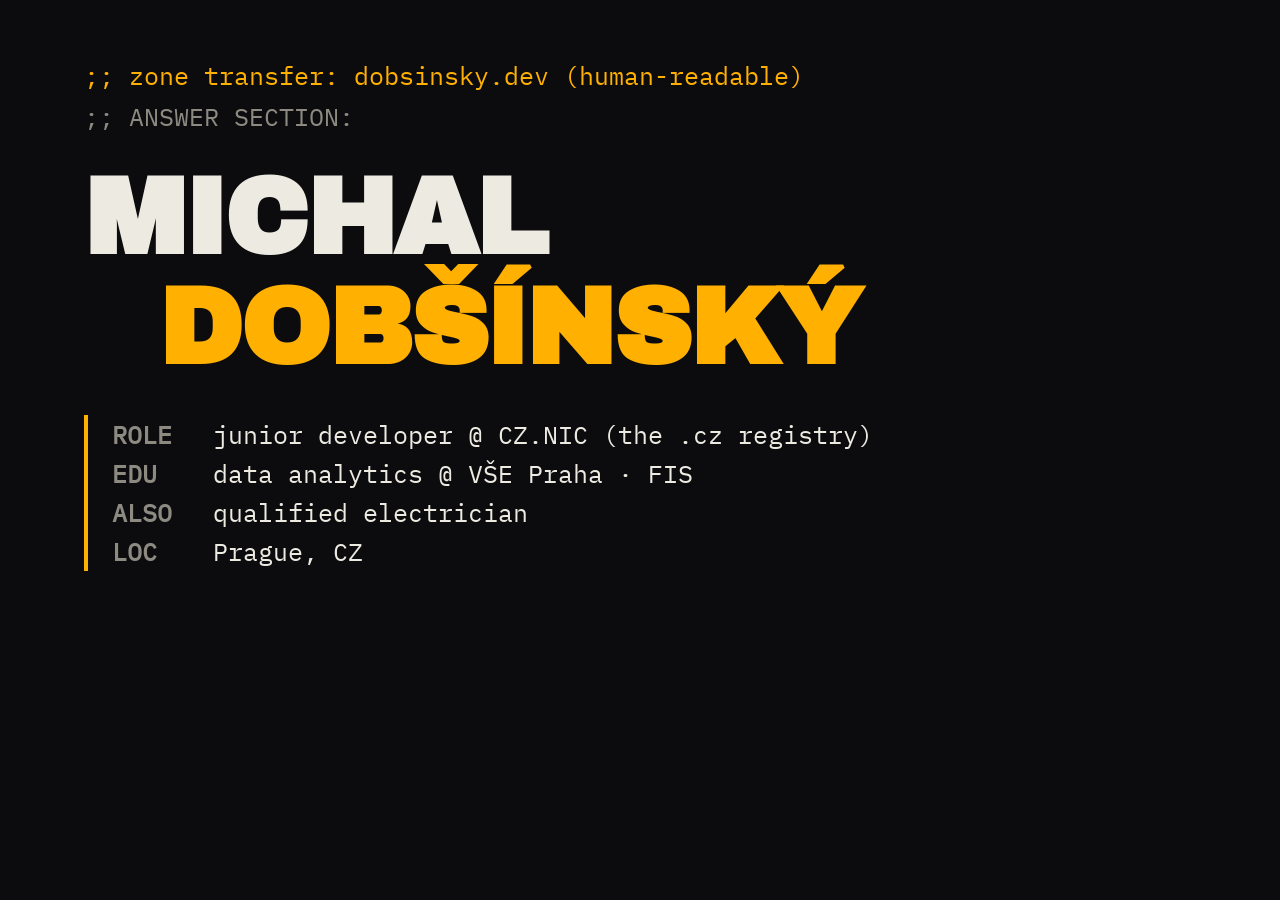
<file: portfolio/tools/og-card.html>
<!doctype html>
<!-- Source for portfolio/site/img/og.png. Regenerate after editing:
       chromium --headless --disable-gpu --hide-scrollbars \
         --screenshot=portfolio/site/img/og.png --window-size=1200,630 \
         file://$PWD/portfolio/tools/og-card.html

     Both font subsets are declared with their unicode-ranges: `latin` holds
     ASCII and `latin-ext` only the extras, so declaring one alone silently drops
     the card into a fallback typeface. Ranges match site/css/fonts.css. -->
<meta charset="utf-8">
<style>
  @font-face {
    font-family: 'Archivo Black';
    src: url('../site/fonts/ArchivoBlack-400-latin.woff2') format('woff2');
    unicode-range: U+0000-00FF, U+0131, U+0152-0153, U+02BB-02BC, U+02C6, U+02DA,
      U+02DC, U+0304, U+0308, U+0329, U+2000-206F, U+20AC, U+2122, U+2191, U+2193,
      U+2212, U+2215, U+FEFF, U+FFFD;
  }
  @font-face {
    font-family: 'Archivo Black';
    src: url('../site/fonts/ArchivoBlack-400-latin-ext.woff2') format('woff2');
    unicode-range: U+0100-02BA, U+02BD-02C5, U+02C7-02CC, U+02CE-02D7, U+02DD-02FF,
      U+0304, U+0308, U+0329, U+1D00-1DBF, U+1E00-1E9F, U+1EF2-1EFF, U+2020,
      U+20A0-20AB, U+20AD-20C0, U+2113, U+2C60-2C7F, U+A720-A7FF;
  }
  @font-face {
    font-family: 'IBM Plex Mono';
    src: url('../site/fonts/IBMPlexMono-400-latin.woff2') format('woff2');
    unicode-range: U+0000-00FF, U+0131, U+0152-0153, U+02BB-02BC, U+02C6, U+02DA,
      U+02DC, U+0304, U+0308, U+0329, U+2000-206F, U+20AC, U+2122, U+2191, U+2193,
      U+2212, U+2215, U+FEFF, U+FFFD;
  }
  @font-face {
    font-family: 'IBM Plex Mono';
    src: url('../site/fonts/IBMPlexMono-400-latin-ext.woff2') format('woff2');
    unicode-range: U+0100-02BA, U+02BD-02C5, U+02C7-02CC, U+02CE-02D7, U+02DD-02FF,
      U+0304, U+0308, U+0329, U+1D00-1DBF, U+1E00-1E9F, U+1EF2-1EFF, U+2020,
      U+20A0-20AB, U+20AD-20C0, U+2113, U+2C60-2C7F, U+A720-A7FF;
  }

  * { margin: 0; box-sizing: border-box; }
  html, body { width: 1200px; height: 630px; }
  body {
    display: flex; flex-direction: column; justify-content: center;
    padding: 70px 84px;
    background: #0C0C0E;
    font-family: 'IBM Plex Mono', ui-monospace, monospace;
    color: #EDEAE2;
  }
  .dig { font-size: 25px; color: #FFB000; margin-bottom: 8px; }
  .dig--dim { color: #8d8a82; margin-bottom: 30px; }

  h1 {
    font-family: 'Archivo Black', sans-serif;
    font-size: 108px; line-height: 1.02; letter-spacing: -.02em;
  }
  /* Same offset-second-row treatment as the live hero. */
  .row2 { display: block; margin-left: 74px; color: #FFB000; }

  .soa { margin-top: 32px; border-left: 4px solid #FFB000; padding-left: 24px; }
  .line { display: flex; gap: 26px; font-size: 25px; padding: 3px 0; }
  .key { color: #8d8a82; font-weight: 700; min-width: 5ch; }
</style>

<div class="dig">;; zone transfer: dobsinsky.dev (human-readable)</div>
<div class="dig dig--dim">;; ANSWER SECTION:</div>

<h1>MICHAL<span class="row2">DOBŠÍNSKÝ</span></h1>

<div class="soa">
  <div class="line"><span class="key">ROLE</span><span>junior developer @ CZ.NIC (the .cz registry)</span></div>
  <div class="line"><span class="key">EDU</span><span>data analytics @ VŠE Praha · FIS</span></div>
  <div class="line"><span class="key">ALSO</span><span>qualified electrician</span></div>
  <div class="line"><span class="key">LOC</span><span>Prague, CZ</span></div>
</div>
</file>
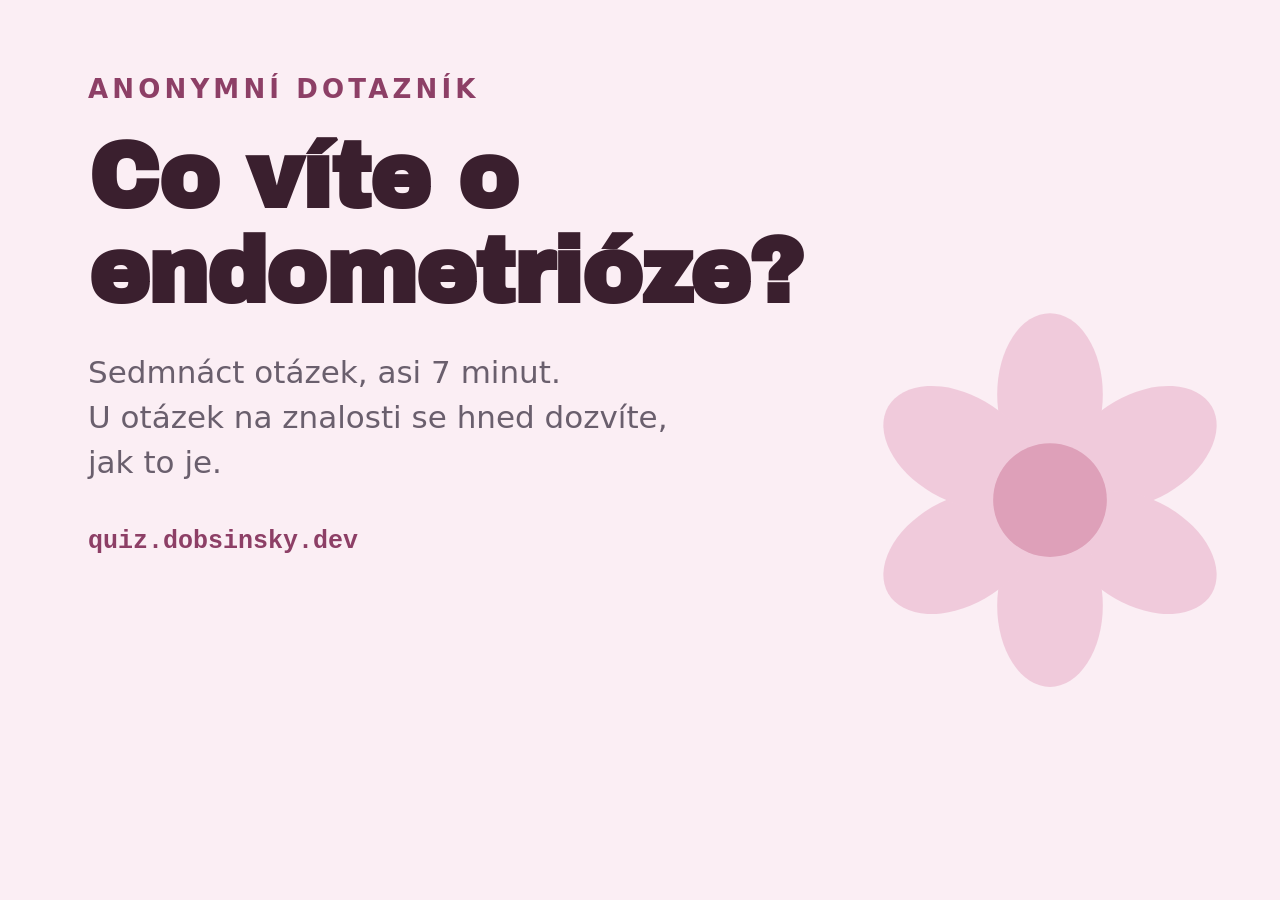
<file: quiz/tools/og-card.html>
<!doctype html>
<!-- Source for quiz/site/img/og.png. Regenerate after editing:
       chromium --headless --disable-gpu --hide-scrollbars \
         --screenshot=quiz/site/img/og.png --window-size=1200,630 \
         file://$PWD/quiz/tools/og-card.html

     Rendered rather than hand-drawn so the type is real type. Fonts come from
     the portfolio's self-hosted copies via a relative path, which is why this
     file has to stay at this depth. 1200x630 is the size Facebook, LinkedIn and
     WhatsApp all crop from. -->
<meta charset="utf-8">
<style>
  /* BOTH subsets, with their unicode-ranges. Google splits the font: `latin`
     holds ASCII and `latin-ext` only the extras, so declaring latin-ext alone
     left every ordinary letter to a fallback font - the card rendered in the
     wrong typeface while the Czech diacritics looked fine, which is a confusing
     way to be broken. Ranges copied from portfolio/site/css/fonts.css. */
  @font-face {
    font-family: 'Archivo Black';
    src: url('../../portfolio/site/fonts/ArchivoBlack-400-latin.woff2') format('woff2');
    unicode-range: U+0000-00FF, U+0131, U+0152-0153, U+02BB-02BC, U+02C6, U+02DA,
      U+02DC, U+0304, U+0308, U+0329, U+2000-206F, U+20AC, U+2122, U+2191, U+2193,
      U+2212, U+2215, U+FEFF, U+FFFD;
  }
  @font-face {
    font-family: 'Archivo Black';
    src: url('../../portfolio/site/fonts/ArchivoBlack-400-latin-ext.woff2') format('woff2');
    unicode-range: U+0100-02BA, U+02BD-02C5, U+02C7-02CC, U+02CE-02D7, U+02DD-02FF,
      U+0304, U+0308, U+0329, U+1D00-1DBF, U+1E00-1E9F, U+1EF2-1EFF, U+2020,
      U+20A0-20AB, U+20AD-20C0, U+2113, U+2C60-2C7F, U+A720-A7FF;
  }
  * { margin: 0; box-sizing: border-box; }
  html, body { width: 1200px; height: 630px; }
  body {
    display: flex; flex-direction: column; justify-content: center;
    padding: 76px 88px;
    background: #fbeef4;
    font-family: 'Archivo Black', system-ui, sans-serif;
    color: #3a1f2e;
    position: relative;
    overflow: hidden;
  }
  .eyebrow {
    font-family: system-ui, sans-serif;
    font-size: 26px; font-weight: 700; letter-spacing: .16em;
    text-transform: uppercase; color: #8d3f66;
    margin-bottom: 26px;
  }
  h1 { font-size: 92px; line-height: 1.03; letter-spacing: -.02em; max-width: 15ch; }
  p {
    font-family: system-ui, sans-serif;
    font-size: 31px; line-height: 1.45; color: #6a5f6d;
    margin-top: 30px; max-width: 30ch;
  }
  .url {
    font-family: ui-monospace, monospace;
    font-size: 25px; color: #8d3f66; margin-top: 42px; font-weight: 600;
  }
  /* The daisy from the favicon, oversized and bled off the right edge. */
  .mark { position: absolute; right: -110px; bottom: -130px; opacity: .5; }
</style>

<div class="eyebrow">Anonymní dotazník</div>
<h1>Co víte o endometrióze?</h1>
<p>Sedmnáct otázek, asi 7&nbsp;minut. U&nbsp;otázek na znalosti se hned dozvíte, jak to je.</p>
<div class="url">quiz.dobsinsky.dev</div>

<svg class="mark" width="520" height="520" viewBox="0 0 64 64">
  <g transform="translate(32 32)">
    <g fill="#e7a8c4">
      <ellipse cx="0" cy="-13" rx="6.5" ry="10"/>
      <ellipse cx="0" cy="-13" rx="6.5" ry="10" transform="rotate(60)"/>
      <ellipse cx="0" cy="-13" rx="6.5" ry="10" transform="rotate(120)"/>
      <ellipse cx="0" cy="-13" rx="6.5" ry="10" transform="rotate(180)"/>
      <ellipse cx="0" cy="-13" rx="6.5" ry="10" transform="rotate(240)"/>
      <ellipse cx="0" cy="-13" rx="6.5" ry="10" transform="rotate(300)"/>
    </g>
    <circle r="7" fill="#c2557f"/>
  </g>
</svg>
</file>
